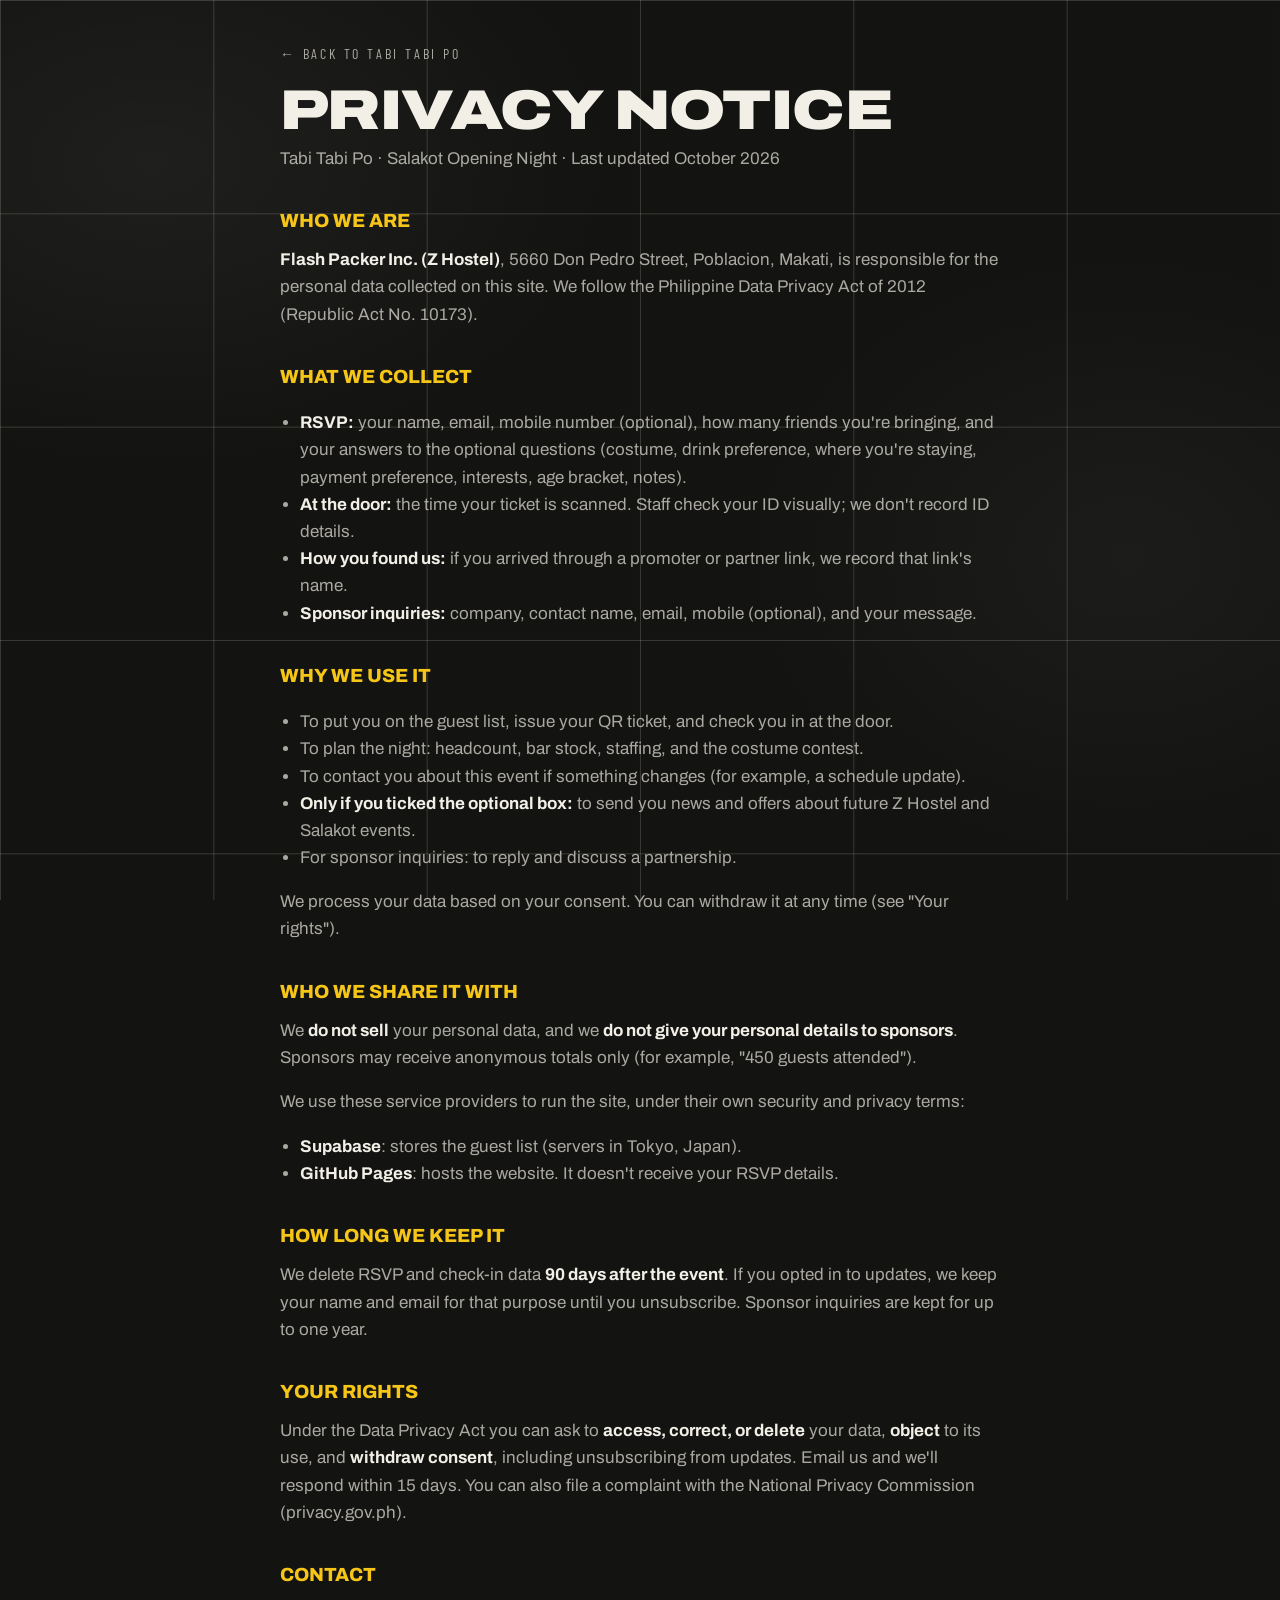
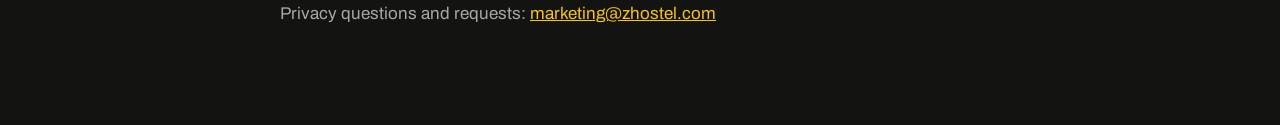
<file: privacy.html>
<!doctype html>
<html lang="en">
<head>
<meta charset="utf-8">
<meta name="viewport" content="width=device-width, initial-scale=1, viewport-fit=cover">
<title>Privacy notice — Tabi Tabi Po · Z Hostel</title>
<meta name="robots" content="noindex">
<link rel="icon" href="data:image/svg+xml,<svg xmlns='http://www.w3.org/2000/svg' viewBox='0 0 100 100'><text y='.9em' font-size='90'>👁️</text></svg>">
<link rel="preconnect" href="https://fonts.googleapis.com">
<link rel="preconnect" href="https://fonts.gstatic.com" crossorigin>
<link href="https://fonts.googleapis.com/css2?family=Archivo:wdth,wght@62..125,400..900&family=Barlow+Condensed:wght@500;600&display=swap" rel="stylesheet">
<link rel="stylesheet" href="assets/css/site.css">
<style>
  .doc{ max-width:760px; margin:0 auto; padding:calc(40px + env(safe-area-inset-top,0px)) 20px 80px; }
  .doc h1{ font-size:clamp(34px, 6vw, 56px); margin:18px 0 8px; }
  .doc h2{ font-family:var(--display); font-weight:800; text-transform:uppercase; font-size:19px; margin:34px 0 10px; color:var(--gold); }
  .doc p, .doc li{ color:var(--bone-2); }
  .doc ul{ padding-left:20px; }
  .doc b{ color:var(--bone); }
  .back{ font-family:var(--label); letter-spacing:.2em; text-transform:uppercase; font-size:14px; color:var(--bone-2); text-decoration:none; }
</style>
</head>
<body>
<main class="doc">
  <a class="back" href="./">← Back to Tabi Tabi Po</a>
  <h1 class="display">Privacy notice</h1>
  <p class="muted">Tabi Tabi Po · Salakot Opening Night · Last updated October 2026</p>

  <h2>Who we are</h2>
  <p><b data-cfg="dataController">Flash Packer Inc. (Z Hostel)</b>, 5660 Don Pedro Street, Poblacion, Makati, is responsible for the personal data collected on this site. We follow the Philippine Data Privacy Act of 2012 (Republic Act No. 10173).</p>

  <h2>What we collect</h2>
  <ul>
    <li><b>RSVP:</b> your name, email, mobile number (optional), how many friends you're bringing, and your answers to the optional questions (costume, drink preference, where you're staying, payment preference, interests, age bracket, notes).</li>
    <li><b>At the door:</b> the time your ticket is scanned. Staff check your ID visually; we don't record ID details.</li>
    <li><b>How you found us:</b> if you arrived through a promoter or partner link, we record that link's name.</li>
    <li><b>Sponsor inquiries:</b> company, contact name, email, mobile (optional), and your message.</li>
  </ul>

  <h2>Why we use it</h2>
  <ul>
    <li>To put you on the guest list, issue your QR ticket, and check you in at the door.</li>
    <li>To plan the night: headcount, bar stock, staffing, and the costume contest.</li>
    <li>To contact you about this event if something changes (for example, a schedule update).</li>
    <li><b>Only if you ticked the optional box:</b> to send you news and offers about future Z Hostel and Salakot events.</li>
    <li>For sponsor inquiries: to reply and discuss a partnership.</li>
  </ul>
  <p>We process your data based on your consent. You can withdraw it at any time (see "Your rights").</p>

  <h2>Who we share it with</h2>
  <p>We <b>do not sell</b> your personal data, and we <b>do not give your personal details to sponsors</b>. Sponsors may receive anonymous totals only (for example, "450 guests attended").</p>
  <p>We use these service providers to run the site, under their own security and privacy terms:</p>
  <ul>
    <li><b>Supabase</b>: stores the guest list (servers in Tokyo, Japan).</li>
    <li><b>GitHub Pages</b>: hosts the website. It doesn't receive your RSVP details.</li>
  </ul>

  <h2>How long we keep it</h2>
  <p>We delete RSVP and check-in data <b><span data-cfg="retentionDays">90</span> days after the event</b>. If you opted in to updates, we keep your name and email for that purpose until you unsubscribe. Sponsor inquiries are kept for up to one year.</p>

  <h2>Your rights</h2>
  <p>Under the Data Privacy Act you can ask to <b>access, correct, or delete</b> your data, <b>object</b> to its use, and <b>withdraw consent</b>, including unsubscribing from updates. Email us and we'll respond within 15 days. You can also file a complaint with the National Privacy Commission (privacy.gov.ph).</p>

  <h2>Contact</h2>
  <p>Privacy questions and requests: <a id="privacy-mail" href="mailto:marketing@zhostel.com">marketing@zhostel.com</a></p>
</main>
<script src="config.js"></script>
<script>
  (function () {
    var C = window.TTP_CONFIG || {};
    document.querySelectorAll("[data-cfg]").forEach(function (el) { var v = C[el.getAttribute("data-cfg")]; if (v) el.textContent = v; });
    if (C.privacyEmail) { var a = document.getElementById("privacy-mail"); a.href = "mailto:" + C.privacyEmail; a.textContent = C.privacyEmail; }
  })();
</script>
</body>
</html>
</file>
<file: assets/css/site.css>
/* TABI TABI PO — shared styles (site + admin) */
[hidden]{ display:none !important; }
:root{
  --ink:#131311;
  --ink-2:#1c1c19;
  --ink-3:#26261f;
  --bone:#F2EFE6;
  --bone-2:rgba(242,239,230,.68);
  --bone-3:rgba(242,239,230,.42);
  --line:rgba(242,239,230,.17);
  --line-strong:rgba(242,239,230,.55);
  --gold:#F5C518;
  --gold-soft:rgba(245,197,24,.14);
  --glow:rgba(245,197,24,.55);
  --danger:#FF6B57;
  --ok:#7BE38F;
  --cell:calc(100vw / 6);
  --display:"Archivo", "Arial Black", "Helvetica Neue", Arial, sans-serif;
  --label:"Barlow Condensed", "Arial Narrow", "Roboto Condensed", Arial, sans-serif;
  --body:"Archivo", "Helvetica Neue", Arial, sans-serif;
  --r-pill:999px;
  --r-box:14px;
  color-scheme:dark;
}
@media (max-width:760px){ :root{ --cell:calc(100vw / 4); } }

*,*::before,*::after{ box-sizing:border-box; }
html{ -webkit-text-size-adjust:100%; scroll-behavior:smooth; scroll-padding-top:80px; }
@media (prefers-reduced-motion:reduce){ html{ scroll-behavior:auto; } }
body{
  margin:0; min-height:100vh; background:var(--ink); color:var(--bone);
  font-family:var(--body); font-size:17px; line-height:1.6;
  -webkit-font-smoothing:antialiased;
}
body::before{
  content:""; position:fixed; inset:0; z-index:-1; pointer-events:none;
  background:
    radial-gradient(60vw 40vw at 12% 18%, rgba(255,255,255,.05), transparent 60%),
    radial-gradient(50vw 40vw at 88% 62%, rgba(255,255,255,.04), transparent 60%),
    linear-gradient(to right, var(--line) 1px, transparent 1px) 0 0 / var(--cell) var(--cell),
    linear-gradient(to bottom, var(--line) 1px, transparent 1px) 0 0 / var(--cell) var(--cell),
    var(--ink);
}
img{ max-width:100%; display:block; }
a{ color:var(--gold); }
:focus-visible{ outline:2px solid var(--gold); outline-offset:3px; border-radius:4px; }
.sr-only{ position:absolute; width:1px; height:1px; overflow:hidden; clip:rect(0 0 0 0); white-space:nowrap; }

.spaced{
  font-family:var(--label); font-weight:600; text-transform:uppercase;
  letter-spacing:.42em; line-height:1.3;
}
.display{
  font-family:var(--display); font-weight:900; font-stretch:125%;
  font-variation-settings:"wdth" 125; letter-spacing:-.01em; line-height:.92;
  text-transform:uppercase; margin:0;
}
.glow{ text-shadow:0 0 6px var(--glow), 0 0 22px var(--glow), 0 0 48px rgba(245,197,24,.28); }
h2.display{ font-size:clamp(34px, 6vw, 72px); }
p{ margin:0 0 1em; }
.lede{ color:var(--bone-2); max-width:56ch; }

.btn{
  appearance:none; border:0; cursor:pointer; text-decoration:none;
  display:inline-flex; align-items:center; justify-content:center; gap:.5em;
  font-family:var(--display); font-weight:800; font-stretch:112%; font-variation-settings:"wdth" 112;
  font-size:16px; text-transform:uppercase; letter-spacing:.01em;
  padding:16px 28px; border-radius:var(--r-pill);
  background:var(--gold); color:var(--ink);
  box-shadow:0 0 24px rgba(245,197,24,.35);
  transition:transform .15s ease, box-shadow .15s ease, opacity .15s;
}
.btn:hover{ transform:translateY(-1px); box-shadow:0 0 34px rgba(245,197,24,.55); }
.btn:active{ transform:translateY(0); }
.btn[disabled]{ opacity:.55; cursor:progress; transform:none; }
.btn.ghost{ background:transparent; color:var(--bone); box-shadow:inset 0 0 0 1.5px var(--line-strong); }
.btn.ghost:hover{ box-shadow:inset 0 0 0 1.5px var(--bone); }
.btn.small{ padding:10px 18px; font-size:13px; }
.linkbtn{ background:none; border:0; color:var(--bone-2); font:inherit; font-size:15px; text-decoration:underline; text-underline-offset:3px; cursor:pointer; padding:6px 0; }
.linkbtn:hover{ color:var(--bone); }

label.field{ display:block; margin-bottom:18px; }
.field > span{ display:block; font-family:var(--label); font-weight:600; letter-spacing:.12em; text-transform:uppercase; font-size:14px; color:var(--bone-2); margin-bottom:8px; }
input[type=text],input[type=email],input[type=tel],input[type=password],input[type=search],textarea,select{
  width:100%; font:inherit; font-size:17px; color:var(--bone);
  background:rgba(19,19,17,.85); border:1.5px solid var(--line-strong); border-radius:10px;
  padding:13px 14px; transition:border-color .15s;
}
textarea{ min-height:110px; resize:vertical; }
input:focus,textarea:focus,select:focus{ outline:none; border-color:var(--gold); box-shadow:0 0 0 3px var(--gold-soft); }
.check{ display:flex; gap:12px; align-items:flex-start; font-size:15px; color:var(--bone-2); margin:6px 0 18px; cursor:pointer; }
.check input{ width:20px; height:20px; accent-color:var(--gold); margin-top:2px; flex:none; }

.chips{ display:flex; flex-wrap:wrap; gap:10px; }
.chip{
  appearance:none; cursor:pointer; font:inherit; font-size:16px; color:var(--bone);
  background:rgba(19,19,17,.85); border:1.5px solid var(--line-strong); border-radius:var(--r-pill);
  padding:11px 18px; transition:background .12s, border-color .12s, color .12s;
}
.chip:hover{ border-color:var(--bone); }
.chip[aria-pressed=true]{ background:var(--gold); color:var(--ink); border-color:var(--gold); font-weight:700; }

.error{ color:var(--danger); font-size:15px; min-height:1.4em; margin:4px 0 0; }

.site-foot{ border-top:1px solid var(--line); padding:48px 24px 40px; text-align:center; color:var(--bone-3); font-size:14px; background:rgba(19,19,17,.7); }
.site-foot a{ color:var(--bone-2); }
.site-foot .spaced{ color:var(--bone); font-size:14px; letter-spacing:.3em; margin-bottom:14px; }
</file>
